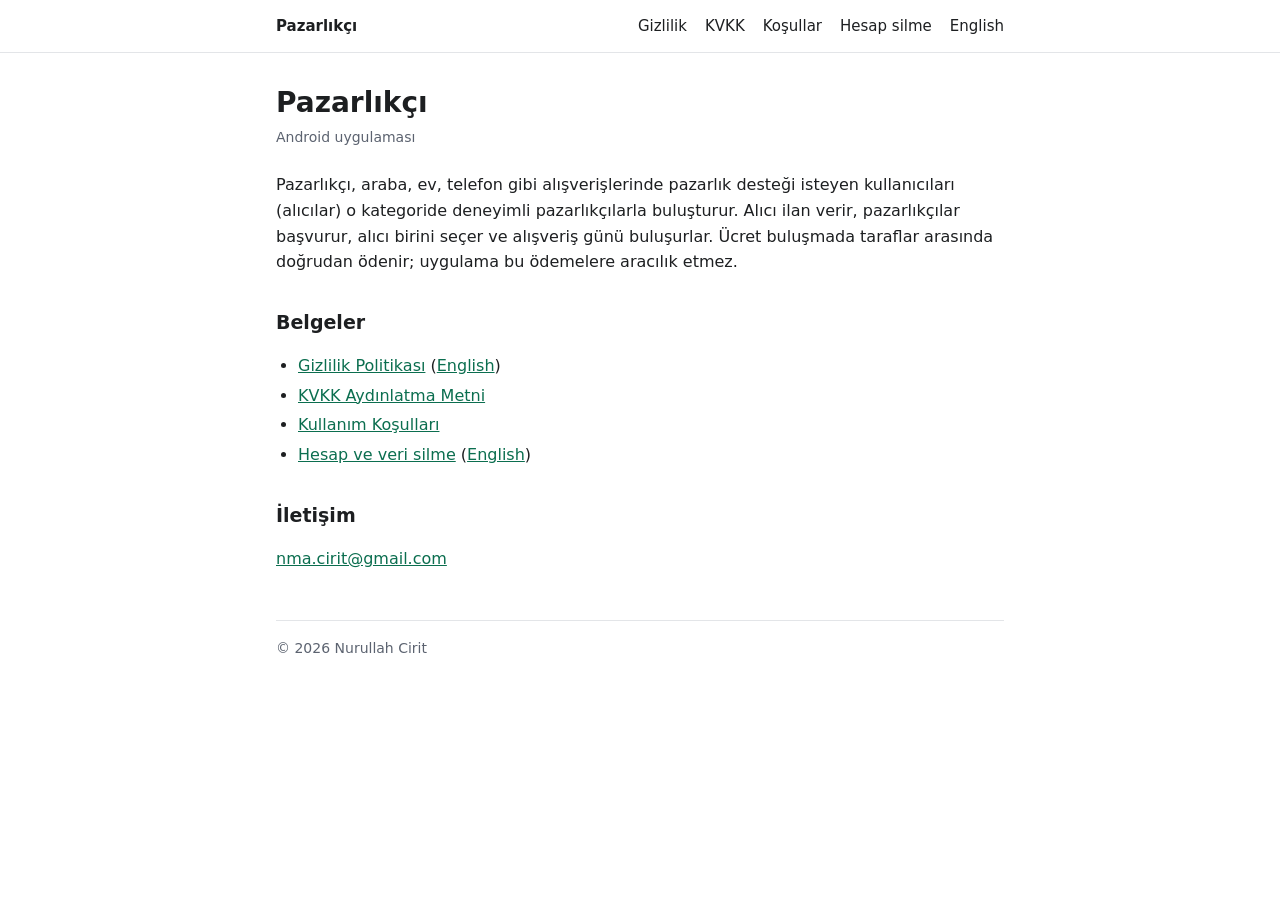
<file: index.html>
<!doctype html>
<html lang="tr">
<head>
<meta charset="utf-8">
<meta name="viewport" content="width=device-width, initial-scale=1">
<title>Pazarlıkçı</title>
<meta name="description" content="Pazarlıkçı: alışverişinde pazarlık desteği isteyen alıcıları deneyimli pazarlıkçılarla buluşturan Android uygulaması.">
<link rel="stylesheet" href="style.css">
</head>
<body>
<header class="site"><nav>
  <a class="brand" href="./">Pazarlıkçı</a>
  <a href="gizlilik.html">Gizlilik</a>
  <a href="kvkk.html">KVKK</a>
  <a href="kosullar.html">Koşullar</a>
  <a href="hesap-silme.html">Hesap silme</a>
  <a href="privacy.html">English</a>
</nav></header>
<main>
<h1>Pazarlıkçı</h1>
<p class="meta">Android uygulaması</p>

<p>Pazarlıkçı, araba, ev, telefon gibi alışverişlerinde pazarlık desteği isteyen kullanıcıları (alıcılar) o kategoride deneyimli pazarlıkçılarla buluşturur. Alıcı ilan verir, pazarlıkçılar başvurur, alıcı birini seçer ve alışveriş günü buluşurlar. Ücret buluşmada taraflar arasında doğrudan ödenir; uygulama bu ödemelere aracılık etmez.</p>

<h2>Belgeler</h2>
<ul>
  <li><a href="gizlilik.html">Gizlilik Politikası</a> (<a href="privacy.html">English</a>)</li>
  <li><a href="kvkk.html">KVKK Aydınlatma Metni</a></li>
  <li><a href="kosullar.html">Kullanım Koşulları</a></li>
  <li><a href="hesap-silme.html">Hesap ve veri silme</a> (<a href="hesap-silme.html#en">English</a>)</li>
</ul>

<h2>İletişim</h2>
<p><a href="mailto:nma.cirit@gmail.com">nma.cirit@gmail.com</a></p>

<footer>© 2026 Nurullah Cirit</footer>
</main>
</body>
</html>
</file>
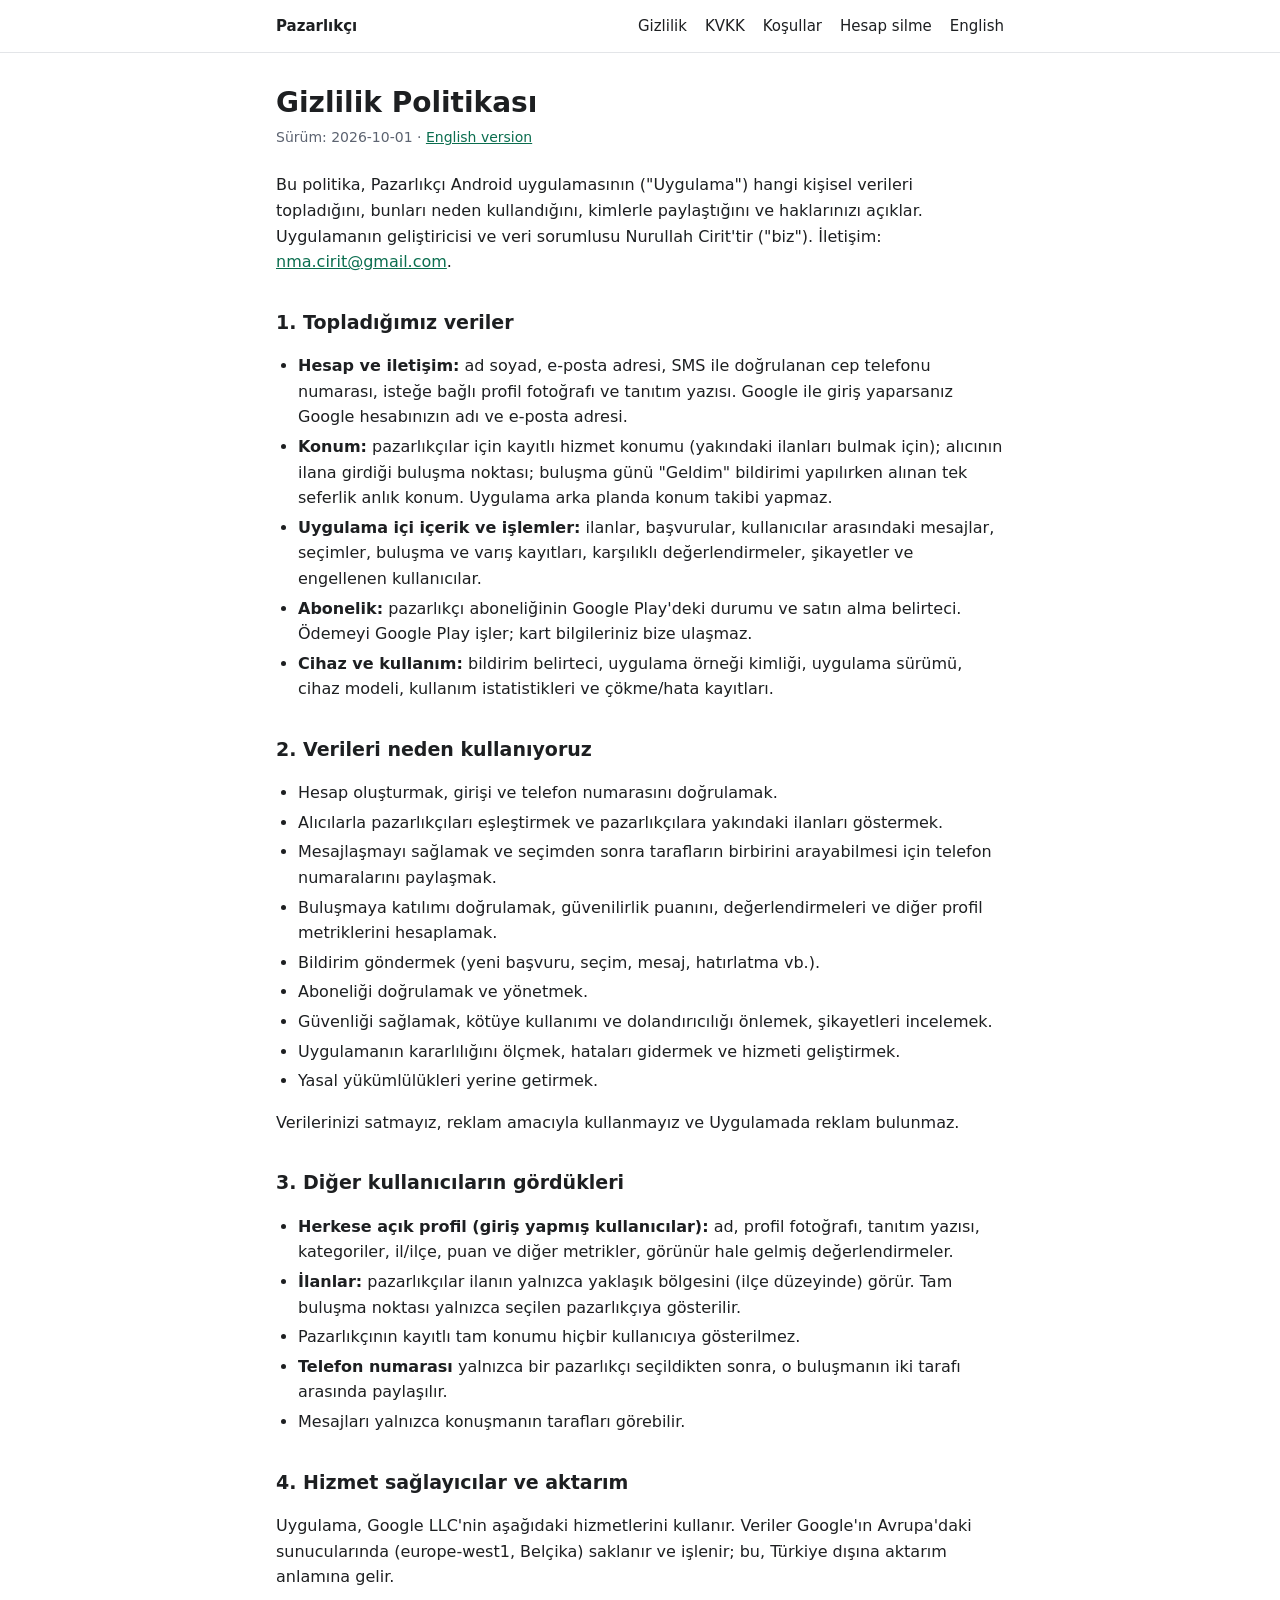
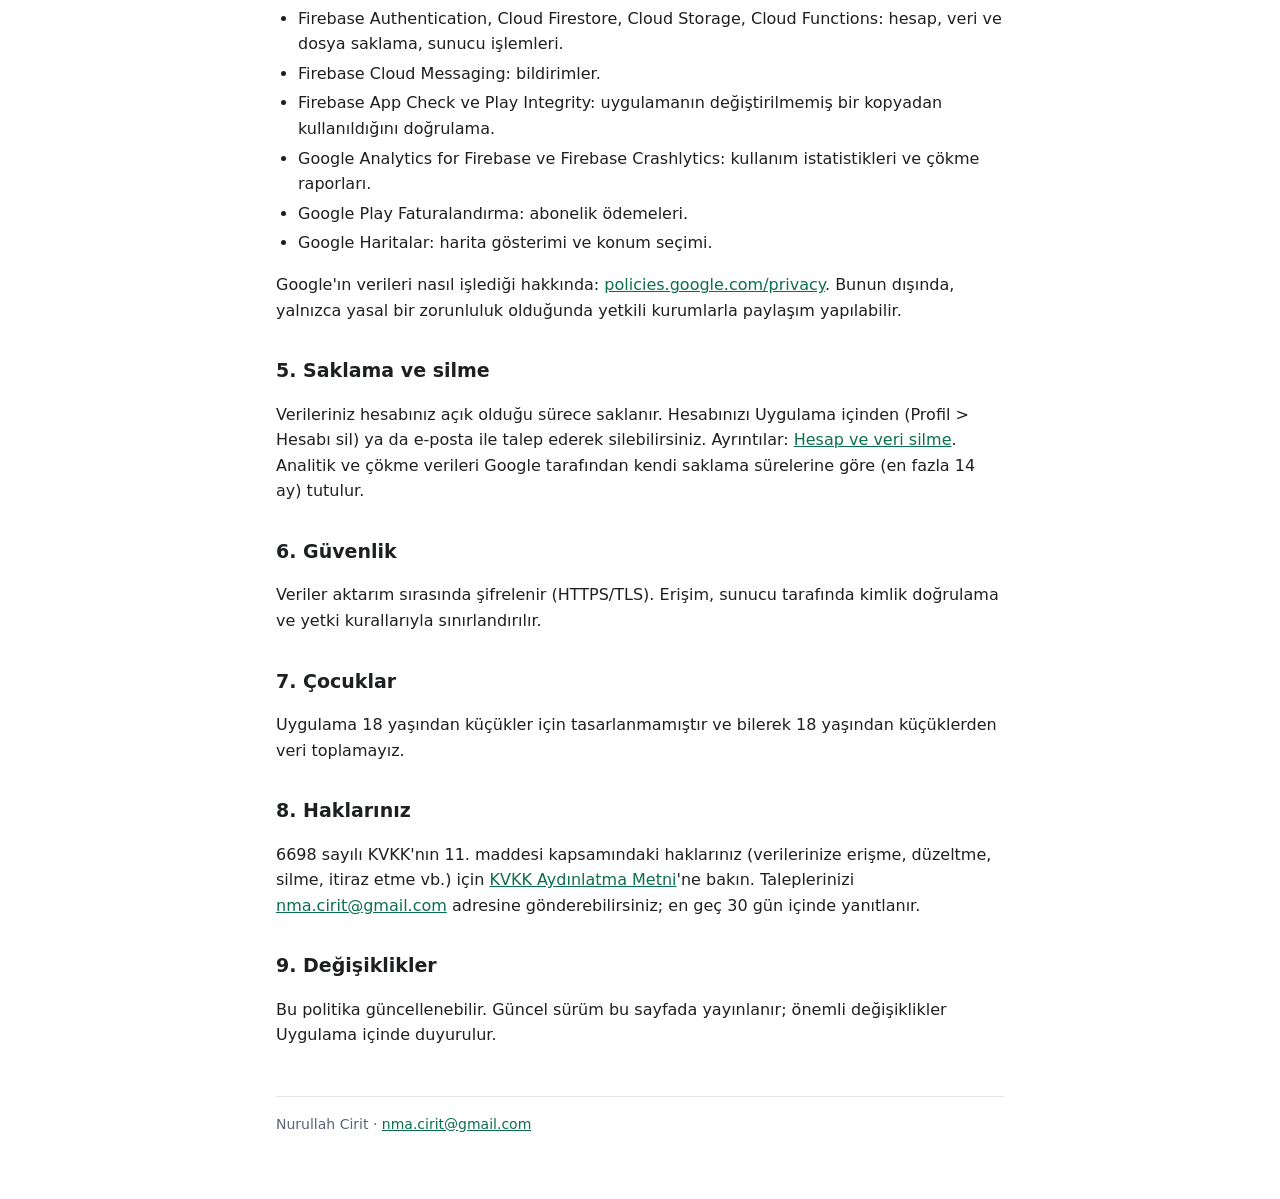
<file: gizlilik.html>
<!doctype html>
<html lang="tr">
<head>
<meta charset="utf-8">
<meta name="viewport" content="width=device-width, initial-scale=1">
<title>Gizlilik Politikası</title>
<meta name="description" content="Pazarlıkçı uygulamasının gizlilik politikası.">
<link rel="stylesheet" href="style.css">
</head>
<body>
<header class="site"><nav>
  <a class="brand" href="./">Pazarlıkçı</a>
  <a href="gizlilik.html">Gizlilik</a>
  <a href="kvkk.html">KVKK</a>
  <a href="kosullar.html">Koşullar</a>
  <a href="hesap-silme.html">Hesap silme</a>
  <a href="privacy.html">English</a>
</nav></header>
<main>
<h1>Gizlilik Politikası</h1>
<p class="meta">Sürüm: 2026-10-01 · <a href="privacy.html">English version</a></p>

<p>Bu politika, Pazarlıkçı Android uygulamasının ("Uygulama") hangi kişisel verileri topladığını, bunları neden kullandığını, kimlerle paylaştığını ve haklarınızı açıklar. Uygulamanın geliştiricisi ve veri sorumlusu Nurullah Cirit'tir ("biz"). İletişim: <a href="mailto:nma.cirit@gmail.com">nma.cirit@gmail.com</a>.</p>

<h2>1. Topladığımız veriler</h2>
<ul>
  <li><strong>Hesap ve iletişim:</strong> ad soyad, e-posta adresi, SMS ile doğrulanan cep telefonu numarası, isteğe bağlı profil fotoğrafı ve tanıtım yazısı. Google ile giriş yaparsanız Google hesabınızın adı ve e-posta adresi.</li>
  <li><strong>Konum:</strong> pazarlıkçılar için kayıtlı hizmet konumu (yakındaki ilanları bulmak için); alıcının ilana girdiği buluşma noktası; buluşma günü "Geldim" bildirimi yapılırken alınan tek seferlik anlık konum. Uygulama arka planda konum takibi yapmaz.</li>
  <li><strong>Uygulama içi içerik ve işlemler:</strong> ilanlar, başvurular, kullanıcılar arasındaki mesajlar, seçimler, buluşma ve varış kayıtları, karşılıklı değerlendirmeler, şikayetler ve engellenen kullanıcılar.</li>
  <li><strong>Abonelik:</strong> pazarlıkçı aboneliğinin Google Play'deki durumu ve satın alma belirteci. Ödemeyi Google Play işler; kart bilgileriniz bize ulaşmaz.</li>
  <li><strong>Cihaz ve kullanım:</strong> bildirim belirteci, uygulama örneği kimliği, uygulama sürümü, cihaz modeli, kullanım istatistikleri ve çökme/hata kayıtları.</li>
</ul>

<h2>2. Verileri neden kullanıyoruz</h2>
<ul>
  <li>Hesap oluşturmak, girişi ve telefon numarasını doğrulamak.</li>
  <li>Alıcılarla pazarlıkçıları eşleştirmek ve pazarlıkçılara yakındaki ilanları göstermek.</li>
  <li>Mesajlaşmayı sağlamak ve seçimden sonra tarafların birbirini arayabilmesi için telefon numaralarını paylaşmak.</li>
  <li>Buluşmaya katılımı doğrulamak, güvenilirlik puanını, değerlendirmeleri ve diğer profil metriklerini hesaplamak.</li>
  <li>Bildirim göndermek (yeni başvuru, seçim, mesaj, hatırlatma vb.).</li>
  <li>Aboneliği doğrulamak ve yönetmek.</li>
  <li>Güvenliği sağlamak, kötüye kullanımı ve dolandırıcılığı önlemek, şikayetleri incelemek.</li>
  <li>Uygulamanın kararlılığını ölçmek, hataları gidermek ve hizmeti geliştirmek.</li>
  <li>Yasal yükümlülükleri yerine getirmek.</li>
</ul>
<p>Verilerinizi satmayız, reklam amacıyla kullanmayız ve Uygulamada reklam bulunmaz.</p>

<h2>3. Diğer kullanıcıların gördükleri</h2>
<ul>
  <li><strong>Herkese açık profil (giriş yapmış kullanıcılar):</strong> ad, profil fotoğrafı, tanıtım yazısı, kategoriler, il/ilçe, puan ve diğer metrikler, görünür hale gelmiş değerlendirmeler.</li>
  <li><strong>İlanlar:</strong> pazarlıkçılar ilanın yalnızca yaklaşık bölgesini (ilçe düzeyinde) görür. Tam buluşma noktası yalnızca seçilen pazarlıkçıya gösterilir.</li>
  <li>Pazarlıkçının kayıtlı tam konumu hiçbir kullanıcıya gösterilmez.</li>
  <li><strong>Telefon numarası</strong> yalnızca bir pazarlıkçı seçildikten sonra, o buluşmanın iki tarafı arasında paylaşılır.</li>
  <li>Mesajları yalnızca konuşmanın tarafları görebilir.</li>
</ul>

<h2>4. Hizmet sağlayıcılar ve aktarım</h2>
<p>Uygulama, Google LLC'nin aşağıdaki hizmetlerini kullanır. Veriler Google'ın Avrupa'daki sunucularında (europe-west1, Belçika) saklanır ve işlenir; bu, Türkiye dışına aktarım anlamına gelir.</p>
<ul>
  <li>Firebase Authentication, Cloud Firestore, Cloud Storage, Cloud Functions: hesap, veri ve dosya saklama, sunucu işlemleri.</li>
  <li>Firebase Cloud Messaging: bildirimler.</li>
  <li>Firebase App Check ve Play Integrity: uygulamanın değiştirilmemiş bir kopyadan kullanıldığını doğrulama.</li>
  <li>Google Analytics for Firebase ve Firebase Crashlytics: kullanım istatistikleri ve çökme raporları.</li>
  <li>Google Play Faturalandırma: abonelik ödemeleri.</li>
  <li>Google Haritalar: harita gösterimi ve konum seçimi.</li>
</ul>
<p>Google'ın verileri nasıl işlediği hakkında: <a href="https://policies.google.com/privacy">policies.google.com/privacy</a>. Bunun dışında, yalnızca yasal bir zorunluluk olduğunda yetkili kurumlarla paylaşım yapılabilir.</p>

<h2>5. Saklama ve silme</h2>
<p>Verileriniz hesabınız açık olduğu sürece saklanır. Hesabınızı Uygulama içinden (Profil &gt; Hesabı sil) ya da e-posta ile talep ederek silebilirsiniz. Ayrıntılar: <a href="hesap-silme.html">Hesap ve veri silme</a>. Analitik ve çökme verileri Google tarafından kendi saklama sürelerine göre (en fazla 14 ay) tutulur.</p>

<h2>6. Güvenlik</h2>
<p>Veriler aktarım sırasında şifrelenir (HTTPS/TLS). Erişim, sunucu tarafında kimlik doğrulama ve yetki kurallarıyla sınırlandırılır.</p>

<h2>7. Çocuklar</h2>
<p>Uygulama 18 yaşından küçükler için tasarlanmamıştır ve bilerek 18 yaşından küçüklerden veri toplamayız.</p>

<h2>8. Haklarınız</h2>
<p>6698 sayılı KVKK'nın 11. maddesi kapsamındaki haklarınız (verilerinize erişme, düzeltme, silme, itiraz etme vb.) için <a href="kvkk.html">KVKK Aydınlatma Metni</a>'ne bakın. Taleplerinizi <a href="mailto:nma.cirit@gmail.com">nma.cirit@gmail.com</a> adresine gönderebilirsiniz; en geç 30 gün içinde yanıtlanır.</p>

<h2>9. Değişiklikler</h2>
<p>Bu politika güncellenebilir. Güncel sürüm bu sayfada yayınlanır; önemli değişiklikler Uygulama içinde duyurulur.</p>

<footer>Nurullah Cirit · <a href="mailto:nma.cirit@gmail.com">nma.cirit@gmail.com</a></footer>
</main>
</body>
</html>
</file>
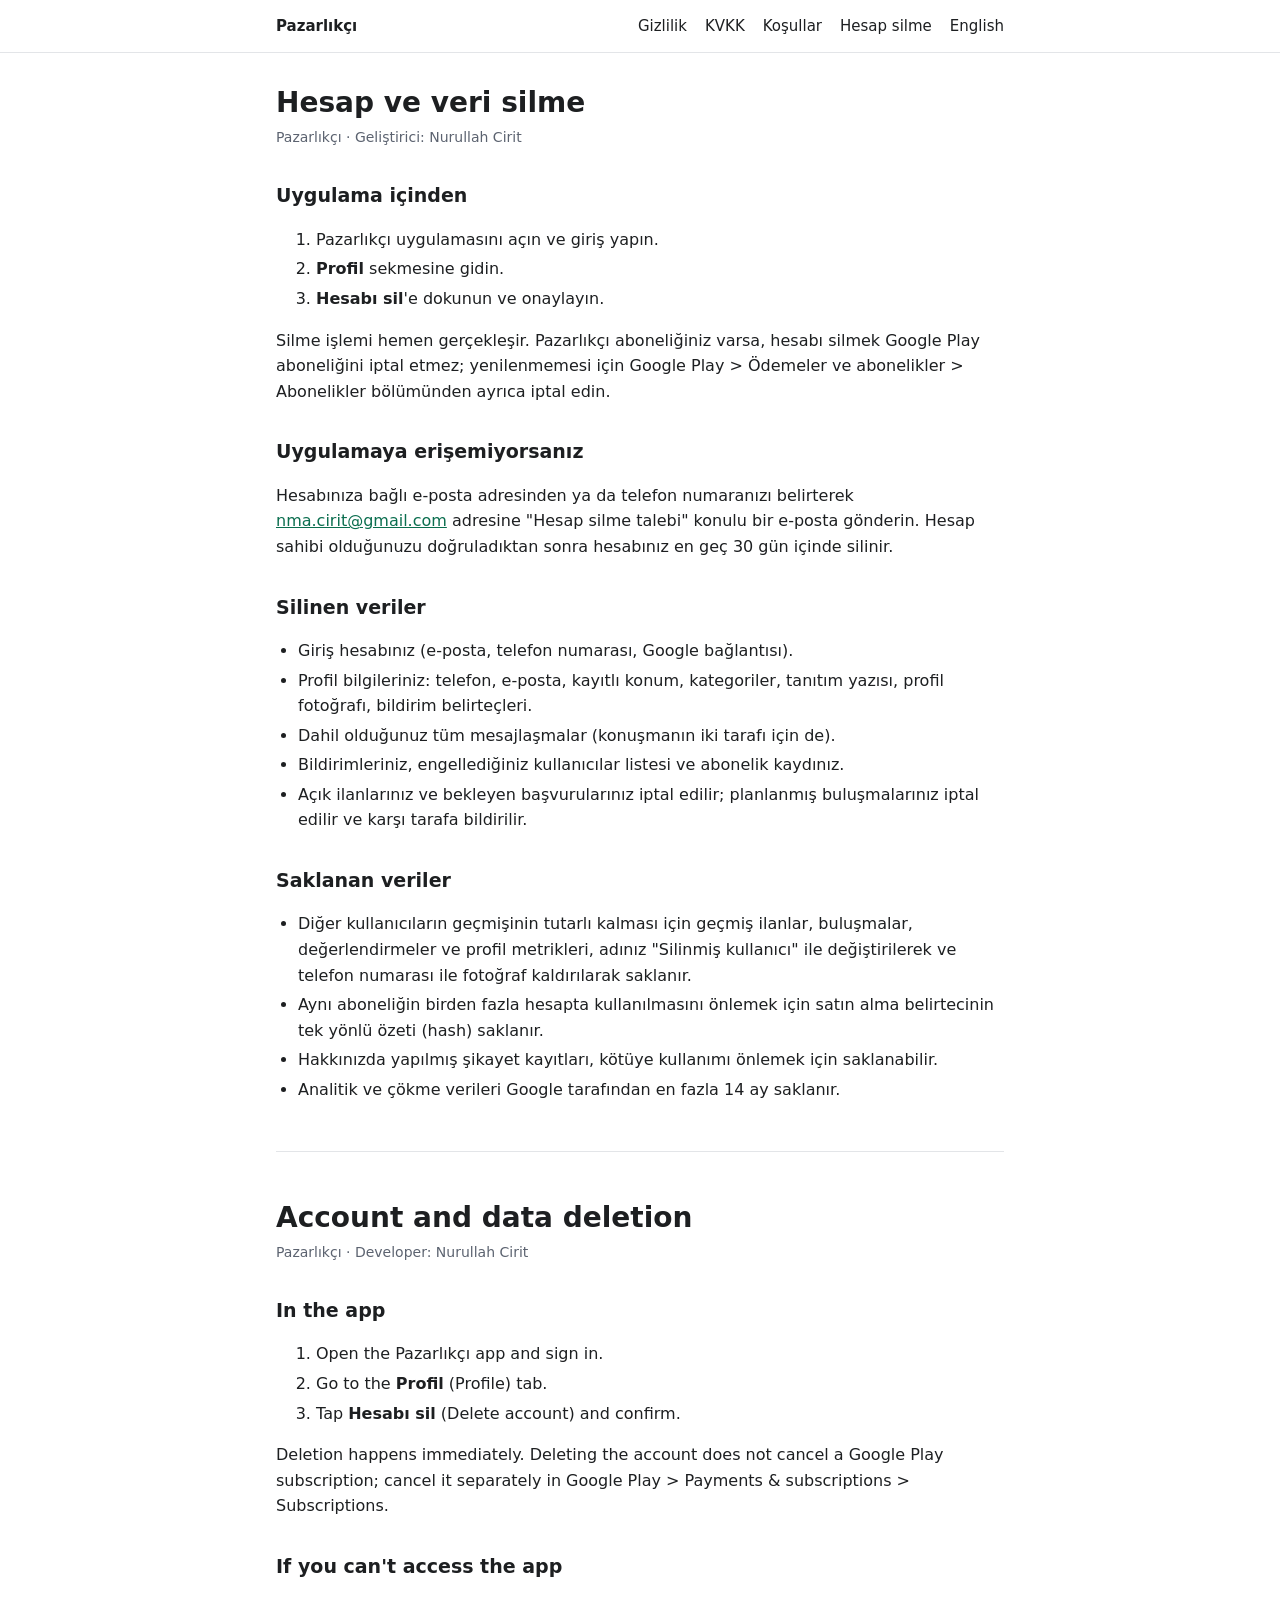
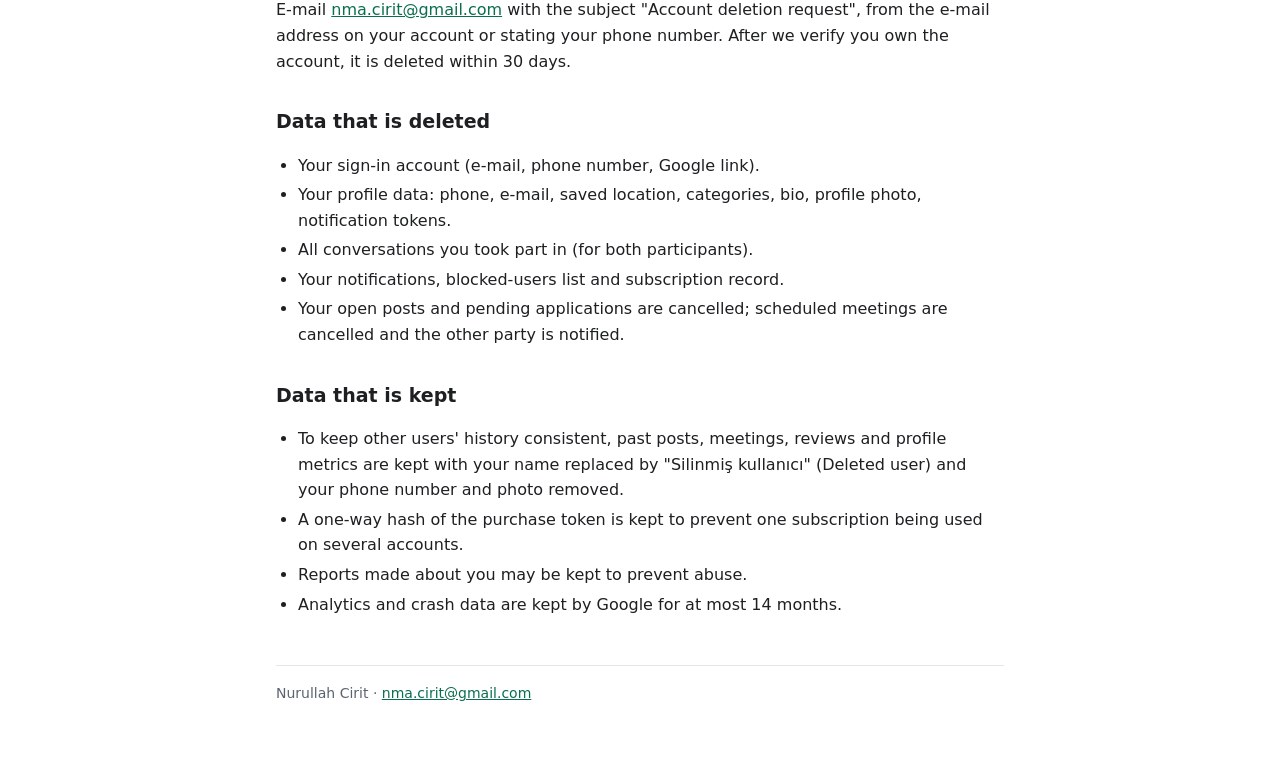
<file: hesap-silme.html>
<!doctype html>
<html lang="tr">
<head>
<meta charset="utf-8">
<meta name="viewport" content="width=device-width, initial-scale=1">
<title>Hesap Silme</title>
<meta name="description" content="Pazarlıkçı hesabınızı ve verilerinizi nasıl silersiniz / How to delete your Pazarlıkçı account and data.">
<link rel="stylesheet" href="style.css">
</head>
<body>
<header class="site"><nav>
  <a class="brand" href="./">Pazarlıkçı</a>
  <a href="gizlilik.html">Gizlilik</a>
  <a href="kvkk.html">KVKK</a>
  <a href="kosullar.html">Koşullar</a>
  <a href="hesap-silme.html">Hesap silme</a>
  <a href="#en">English</a>
</nav></header>
<main>
<h1>Hesap ve veri silme</h1>
<p class="meta">Pazarlıkçı · Geliştirici: Nurullah Cirit</p>

<h2>Uygulama içinden</h2>
<ol>
  <li>Pazarlıkçı uygulamasını açın ve giriş yapın.</li>
  <li><strong>Profil</strong> sekmesine gidin.</li>
  <li><strong>Hesabı sil</strong>'e dokunun ve onaylayın.</li>
</ol>
<p>Silme işlemi hemen gerçekleşir. Pazarlıkçı aboneliğiniz varsa, hesabı silmek Google Play aboneliğini iptal etmez; yenilenmemesi için Google Play &gt; Ödemeler ve abonelikler &gt; Abonelikler bölümünden ayrıca iptal edin.</p>

<h2>Uygulamaya erişemiyorsanız</h2>
<p>Hesabınıza bağlı e-posta adresinden ya da telefon numaranızı belirterek <a href="mailto:nma.cirit@gmail.com?subject=Hesap%20silme%20talebi">nma.cirit@gmail.com</a> adresine "Hesap silme talebi" konulu bir e-posta gönderin. Hesap sahibi olduğunuzu doğruladıktan sonra hesabınız en geç 30 gün içinde silinir.</p>

<h2>Silinen veriler</h2>
<ul>
  <li>Giriş hesabınız (e-posta, telefon numarası, Google bağlantısı).</li>
  <li>Profil bilgileriniz: telefon, e-posta, kayıtlı konum, kategoriler, tanıtım yazısı, profil fotoğrafı, bildirim belirteçleri.</li>
  <li>Dahil olduğunuz tüm mesajlaşmalar (konuşmanın iki tarafı için de).</li>
  <li>Bildirimleriniz, engellediğiniz kullanıcılar listesi ve abonelik kaydınız.</li>
  <li>Açık ilanlarınız ve bekleyen başvurularınız iptal edilir; planlanmış buluşmalarınız iptal edilir ve karşı tarafa bildirilir.</li>
</ul>

<h2>Saklanan veriler</h2>
<ul>
  <li>Diğer kullanıcıların geçmişinin tutarlı kalması için geçmiş ilanlar, buluşmalar, değerlendirmeler ve profil metrikleri, adınız "Silinmiş kullanıcı" ile değiştirilerek ve telefon numarası ile fotoğraf kaldırılarak saklanır.</li>
  <li>Aynı aboneliğin birden fazla hesapta kullanılmasını önlemek için satın alma belirtecinin tek yönlü özeti (hash) saklanır.</li>
  <li>Hakkınızda yapılmış şikayet kayıtları, kötüye kullanımı önlemek için saklanabilir.</li>
  <li>Analitik ve çökme verileri Google tarafından en fazla 14 ay saklanır.</li>
</ul>

<hr id="en" style="margin:48px 0;border:0;border-top:1px solid var(--line)">

<h1 lang="en">Account and data deletion</h1>
<p class="meta" lang="en">Pazarlıkçı · Developer: Nurullah Cirit</p>
<div lang="en">
<h2>In the app</h2>
<ol>
  <li>Open the Pazarlıkçı app and sign in.</li>
  <li>Go to the <strong>Profil</strong> (Profile) tab.</li>
  <li>Tap <strong>Hesabı sil</strong> (Delete account) and confirm.</li>
</ol>
<p>Deletion happens immediately. Deleting the account does not cancel a Google Play subscription; cancel it separately in Google Play &gt; Payments &amp; subscriptions &gt; Subscriptions.</p>

<h2>If you can't access the app</h2>
<p>E-mail <a href="mailto:nma.cirit@gmail.com?subject=Account%20deletion%20request">nma.cirit@gmail.com</a> with the subject "Account deletion request", from the e-mail address on your account or stating your phone number. After we verify you own the account, it is deleted within 30 days.</p>

<h2>Data that is deleted</h2>
<ul>
  <li>Your sign-in account (e-mail, phone number, Google link).</li>
  <li>Your profile data: phone, e-mail, saved location, categories, bio, profile photo, notification tokens.</li>
  <li>All conversations you took part in (for both participants).</li>
  <li>Your notifications, blocked-users list and subscription record.</li>
  <li>Your open posts and pending applications are cancelled; scheduled meetings are cancelled and the other party is notified.</li>
</ul>

<h2>Data that is kept</h2>
<ul>
  <li>To keep other users' history consistent, past posts, meetings, reviews and profile metrics are kept with your name replaced by "Silinmiş kullanıcı" (Deleted user) and your phone number and photo removed.</li>
  <li>A one-way hash of the purchase token is kept to prevent one subscription being used on several accounts.</li>
  <li>Reports made about you may be kept to prevent abuse.</li>
  <li>Analytics and crash data are kept by Google for at most 14 months.</li>
</ul>
</div>

<footer>Nurullah Cirit · <a href="mailto:nma.cirit@gmail.com">nma.cirit@gmail.com</a></footer>
</main>
</body>
</html>
</file>
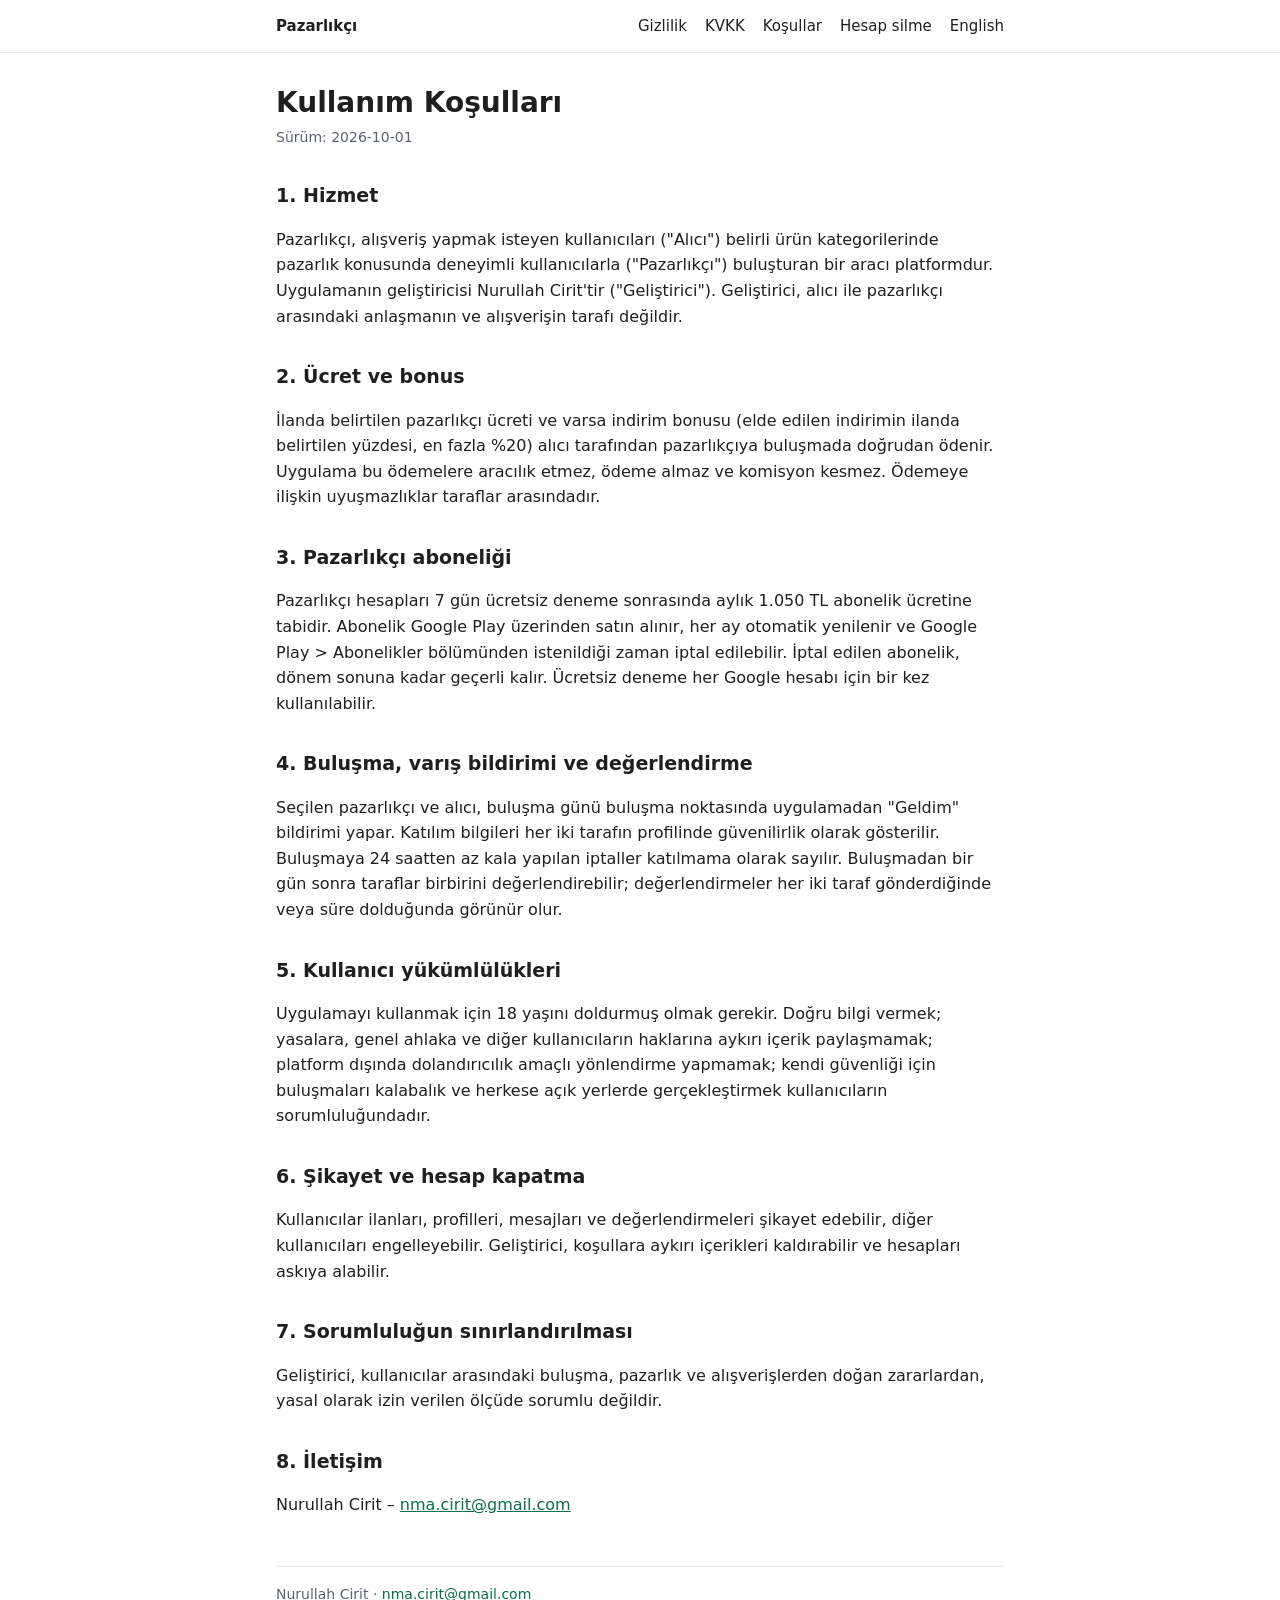
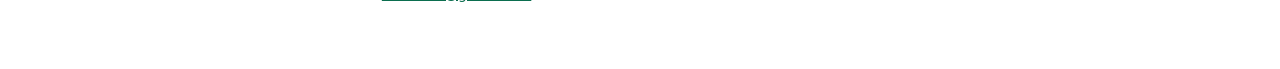
<file: kosullar.html>
<!doctype html>
<html lang="tr">
<head>
<meta charset="utf-8">
<meta name="viewport" content="width=device-width, initial-scale=1">
<title>Kullanım Koşulları</title>
<meta name="description" content="Pazarlıkçı uygulaması kullanım koşulları.">
<link rel="stylesheet" href="style.css">
</head>
<body>
<header class="site"><nav>
  <a class="brand" href="./">Pazarlıkçı</a>
  <a href="gizlilik.html">Gizlilik</a>
  <a href="kvkk.html">KVKK</a>
  <a href="kosullar.html">Koşullar</a>
  <a href="hesap-silme.html">Hesap silme</a>
  <a href="privacy.html">English</a>
</nav></header>
<main>
<h1>Kullanım Koşulları</h1>
<p class="meta">Sürüm: 2026-10-01</p>

<h2>1. Hizmet</h2>
<p>Pazarlıkçı, alışveriş yapmak isteyen kullanıcıları ("Alıcı") belirli ürün kategorilerinde pazarlık konusunda deneyimli kullanıcılarla ("Pazarlıkçı") buluşturan bir aracı platformdur. Uygulamanın geliştiricisi Nurullah Cirit'tir ("Geliştirici"). Geliştirici, alıcı ile pazarlıkçı arasındaki anlaşmanın ve alışverişin tarafı değildir.</p>
<h2>2. Ücret ve bonus</h2>
<p>İlanda belirtilen pazarlıkçı ücreti ve varsa indirim bonusu (elde edilen indirimin ilanda belirtilen yüzdesi, en fazla %20) alıcı tarafından pazarlıkçıya buluşmada doğrudan ödenir. Uygulama bu ödemelere aracılık etmez, ödeme almaz ve komisyon kesmez. Ödemeye ilişkin uyuşmazlıklar taraflar arasındadır.</p>
<h2>3. Pazarlıkçı aboneliği</h2>
<p>Pazarlıkçı hesapları 7 gün ücretsiz deneme sonrasında aylık 1.050 TL abonelik ücretine tabidir. Abonelik Google Play üzerinden satın alınır, her ay otomatik yenilenir ve Google Play &gt; Abonelikler bölümünden istenildiği zaman iptal edilebilir. İptal edilen abonelik, dönem sonuna kadar geçerli kalır. Ücretsiz deneme her Google hesabı için bir kez kullanılabilir.</p>
<h2>4. Buluşma, varış bildirimi ve değerlendirme</h2>
<p>Seçilen pazarlıkçı ve alıcı, buluşma günü buluşma noktasında uygulamadan "Geldim" bildirimi yapar. Katılım bilgileri her iki tarafın profilinde güvenilirlik olarak gösterilir. Buluşmaya 24 saatten az kala yapılan iptaller katılmama olarak sayılır. Buluşmadan bir gün sonra taraflar birbirini değerlendirebilir; değerlendirmeler her iki taraf gönderdiğinde veya süre dolduğunda görünür olur.</p>
<h2>5. Kullanıcı yükümlülükleri</h2>
<p>Uygulamayı kullanmak için 18 yaşını doldurmuş olmak gerekir. Doğru bilgi vermek; yasalara, genel ahlaka ve diğer kullanıcıların haklarına aykırı içerik paylaşmamak; platform dışında dolandırıcılık amaçlı yönlendirme yapmamak; kendi güvenliği için buluşmaları kalabalık ve herkese açık yerlerde gerçekleştirmek kullanıcıların sorumluluğundadır.</p>
<h2>6. Şikayet ve hesap kapatma</h2>
<p>Kullanıcılar ilanları, profilleri, mesajları ve değerlendirmeleri şikayet edebilir, diğer kullanıcıları engelleyebilir. Geliştirici, koşullara aykırı içerikleri kaldırabilir ve hesapları askıya alabilir.</p>
<h2>7. Sorumluluğun sınırlandırılması</h2>
<p>Geliştirici, kullanıcılar arasındaki buluşma, pazarlık ve alışverişlerden doğan zararlardan, yasal olarak izin verilen ölçüde sorumlu değildir.</p>
<h2>8. İletişim</h2>
<p>Nurullah Cirit – <a href="mailto:nma.cirit@gmail.com">nma.cirit@gmail.com</a></p>

<footer>Nurullah Cirit · <a href="mailto:nma.cirit@gmail.com">nma.cirit@gmail.com</a></footer>
</main>
</body>
</html>
</file>
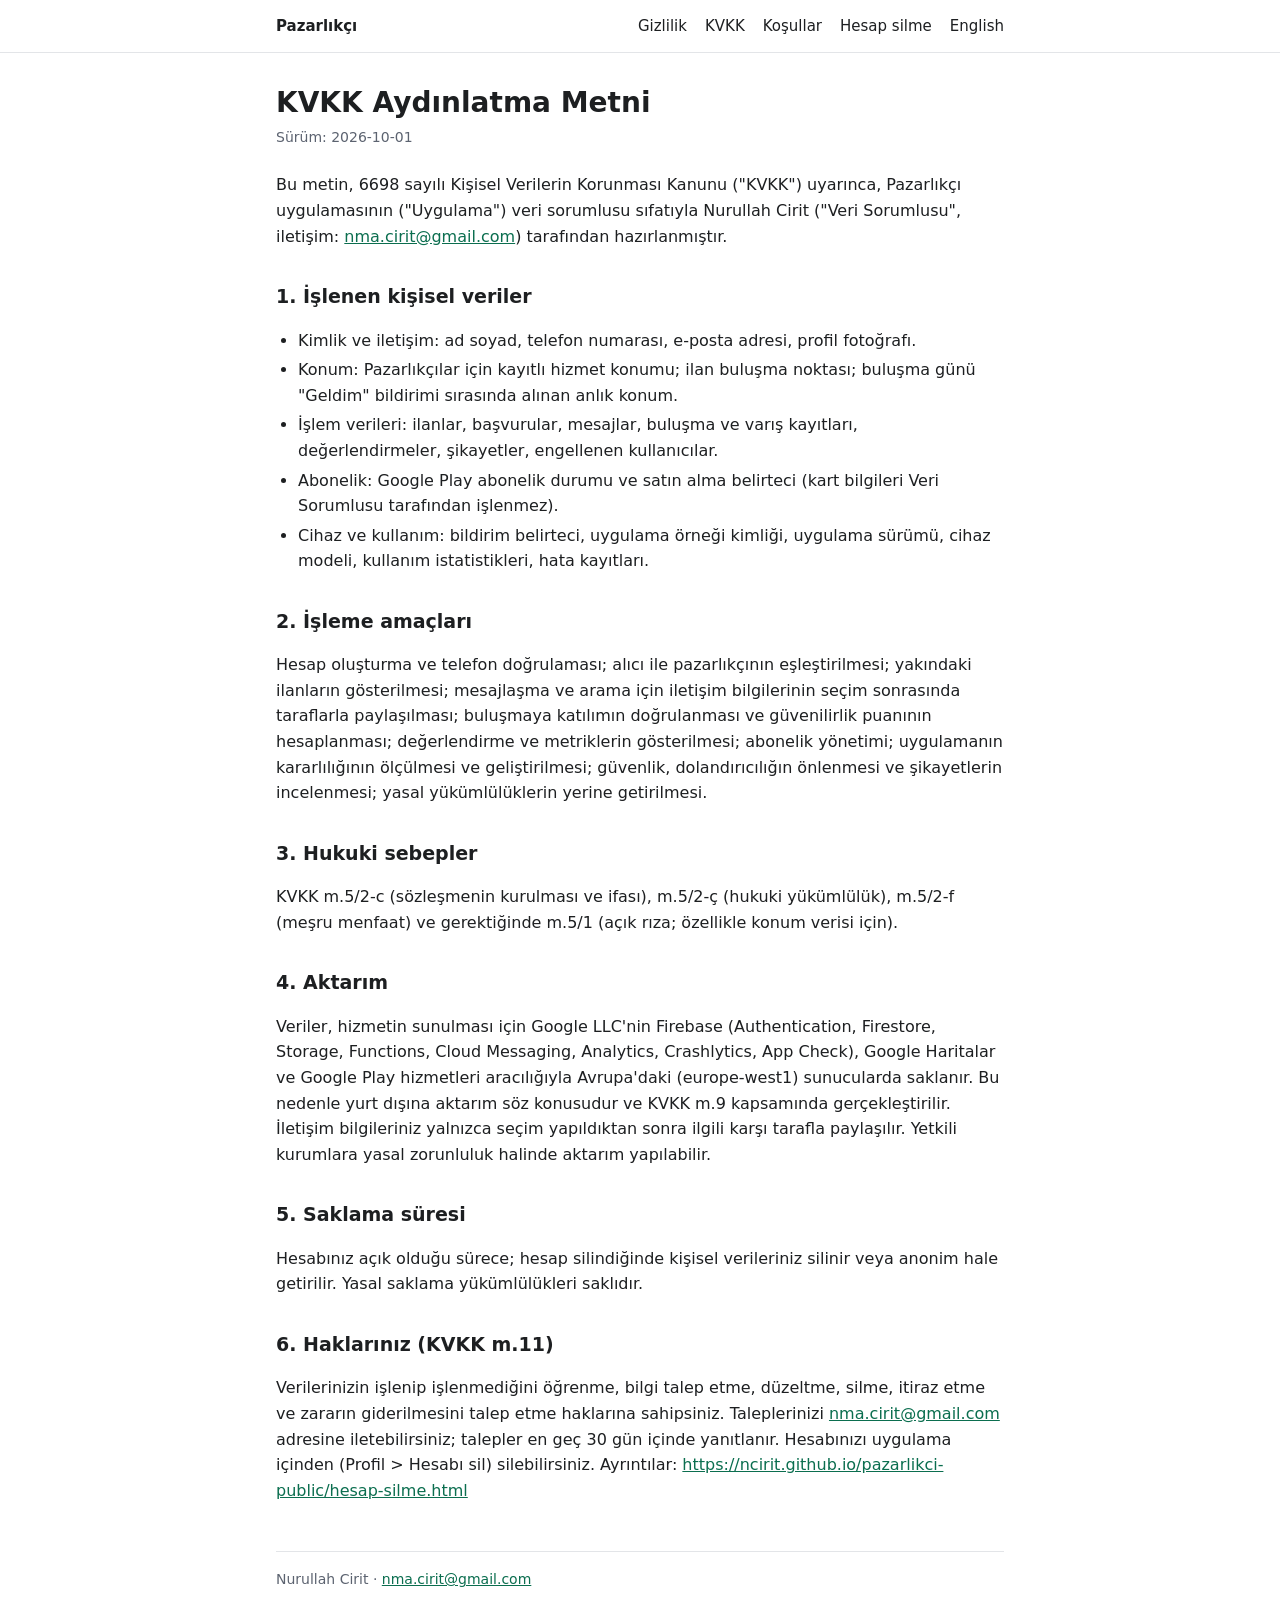
<file: kvkk.html>
<!doctype html>
<html lang="tr">
<head>
<meta charset="utf-8">
<meta name="viewport" content="width=device-width, initial-scale=1">
<title>KVKK Aydınlatma Metni</title>
<meta name="description" content="Pazarlıkçı uygulaması KVKK aydınlatma metni.">
<link rel="stylesheet" href="style.css">
</head>
<body>
<header class="site"><nav>
  <a class="brand" href="./">Pazarlıkçı</a>
  <a href="gizlilik.html">Gizlilik</a>
  <a href="kvkk.html">KVKK</a>
  <a href="kosullar.html">Koşullar</a>
  <a href="hesap-silme.html">Hesap silme</a>
  <a href="privacy.html">English</a>
</nav></header>
<main>
<h1>KVKK Aydınlatma Metni</h1>
<p class="meta">Sürüm: 2026-10-01</p>

<p>Bu metin, 6698 sayılı Kişisel Verilerin Korunması Kanunu ("KVKK") uyarınca, Pazarlıkçı uygulamasının ("Uygulama") veri sorumlusu sıfatıyla Nurullah Cirit ("Veri Sorumlusu", iletişim: <a href="mailto:nma.cirit@gmail.com">nma.cirit@gmail.com</a>) tarafından hazırlanmıştır.</p>
<h2>1. İşlenen kişisel veriler</h2>
<ul>
  <li>Kimlik ve iletişim: ad soyad, telefon numarası, e-posta adresi, profil fotoğrafı.</li>
  <li>Konum: Pazarlıkçılar için kayıtlı hizmet konumu; ilan buluşma noktası; buluşma günü "Geldim" bildirimi sırasında alınan anlık konum.</li>
  <li>İşlem verileri: ilanlar, başvurular, mesajlar, buluşma ve varış kayıtları, değerlendirmeler, şikayetler, engellenen kullanıcılar.</li>
  <li>Abonelik: Google Play abonelik durumu ve satın alma belirteci (kart bilgileri Veri Sorumlusu tarafından işlenmez).</li>
  <li>Cihaz ve kullanım: bildirim belirteci, uygulama örneği kimliği, uygulama sürümü, cihaz modeli, kullanım istatistikleri, hata kayıtları.</li>
</ul>
<h2>2. İşleme amaçları</h2>
<p>Hesap oluşturma ve telefon doğrulaması; alıcı ile pazarlıkçının eşleştirilmesi; yakındaki ilanların gösterilmesi; mesajlaşma ve arama için iletişim bilgilerinin seçim sonrasında taraflarla paylaşılması; buluşmaya katılımın doğrulanması ve güvenilirlik puanının hesaplanması; değerlendirme ve metriklerin gösterilmesi; abonelik yönetimi; uygulamanın kararlılığının ölçülmesi ve geliştirilmesi; güvenlik, dolandırıcılığın önlenmesi ve şikayetlerin incelenmesi; yasal yükümlülüklerin yerine getirilmesi.</p>
<h2>3. Hukuki sebepler</h2>
<p>KVKK m.5/2-c (sözleşmenin kurulması ve ifası), m.5/2-ç (hukuki yükümlülük), m.5/2-f (meşru menfaat) ve gerektiğinde m.5/1 (açık rıza; özellikle konum verisi için).</p>
<h2>4. Aktarım</h2>
<p>Veriler, hizmetin sunulması için Google LLC'nin Firebase (Authentication, Firestore, Storage, Functions, Cloud Messaging, Analytics, Crashlytics, App Check), Google Haritalar ve Google Play hizmetleri aracılığıyla Avrupa'daki (europe-west1) sunucularda saklanır. Bu nedenle yurt dışına aktarım söz konusudur ve KVKK m.9 kapsamında gerçekleştirilir. İletişim bilgileriniz yalnızca seçim yapıldıktan sonra ilgili karşı tarafla paylaşılır. Yetkili kurumlara yasal zorunluluk halinde aktarım yapılabilir.</p>
<h2>5. Saklama süresi</h2>
<p>Hesabınız açık olduğu sürece; hesap silindiğinde kişisel verileriniz silinir veya anonim hale getirilir. Yasal saklama yükümlülükleri saklıdır.</p>
<h2>6. Haklarınız (KVKK m.11)</h2>
<p>Verilerinizin işlenip işlenmediğini öğrenme, bilgi talep etme, düzeltme, silme, itiraz etme ve zararın giderilmesini talep etme haklarına sahipsiniz. Taleplerinizi <a href="mailto:nma.cirit@gmail.com">nma.cirit@gmail.com</a> adresine iletebilirsiniz; talepler en geç 30 gün içinde yanıtlanır. Hesabınızı uygulama içinden (Profil &gt; Hesabı sil) silebilirsiniz. Ayrıntılar: <a href="https://ncirit.github.io/pazarlikci-public/hesap-silme.html">https://ncirit.github.io/pazarlikci-public/hesap-silme.html</a></p>

<footer>Nurullah Cirit · <a href="mailto:nma.cirit@gmail.com">nma.cirit@gmail.com</a></footer>
</main>
</body>
</html>
</file>
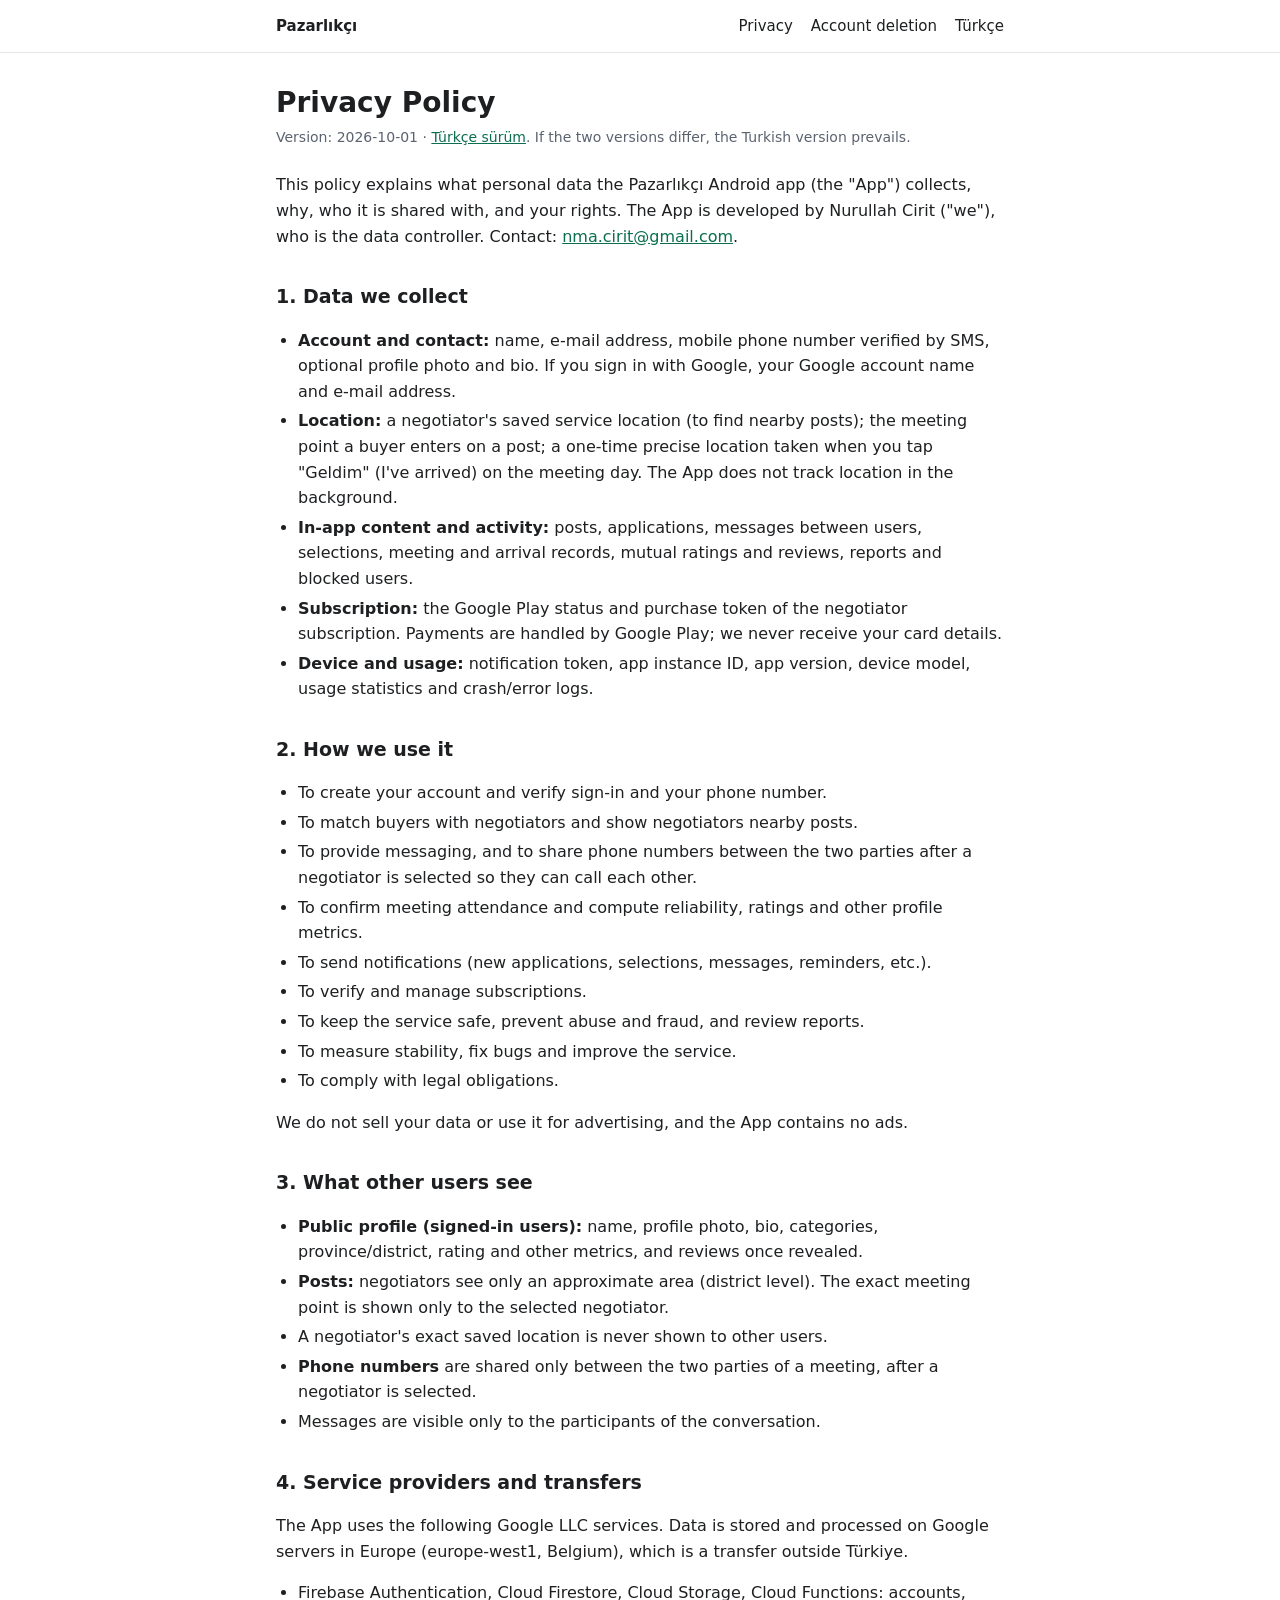
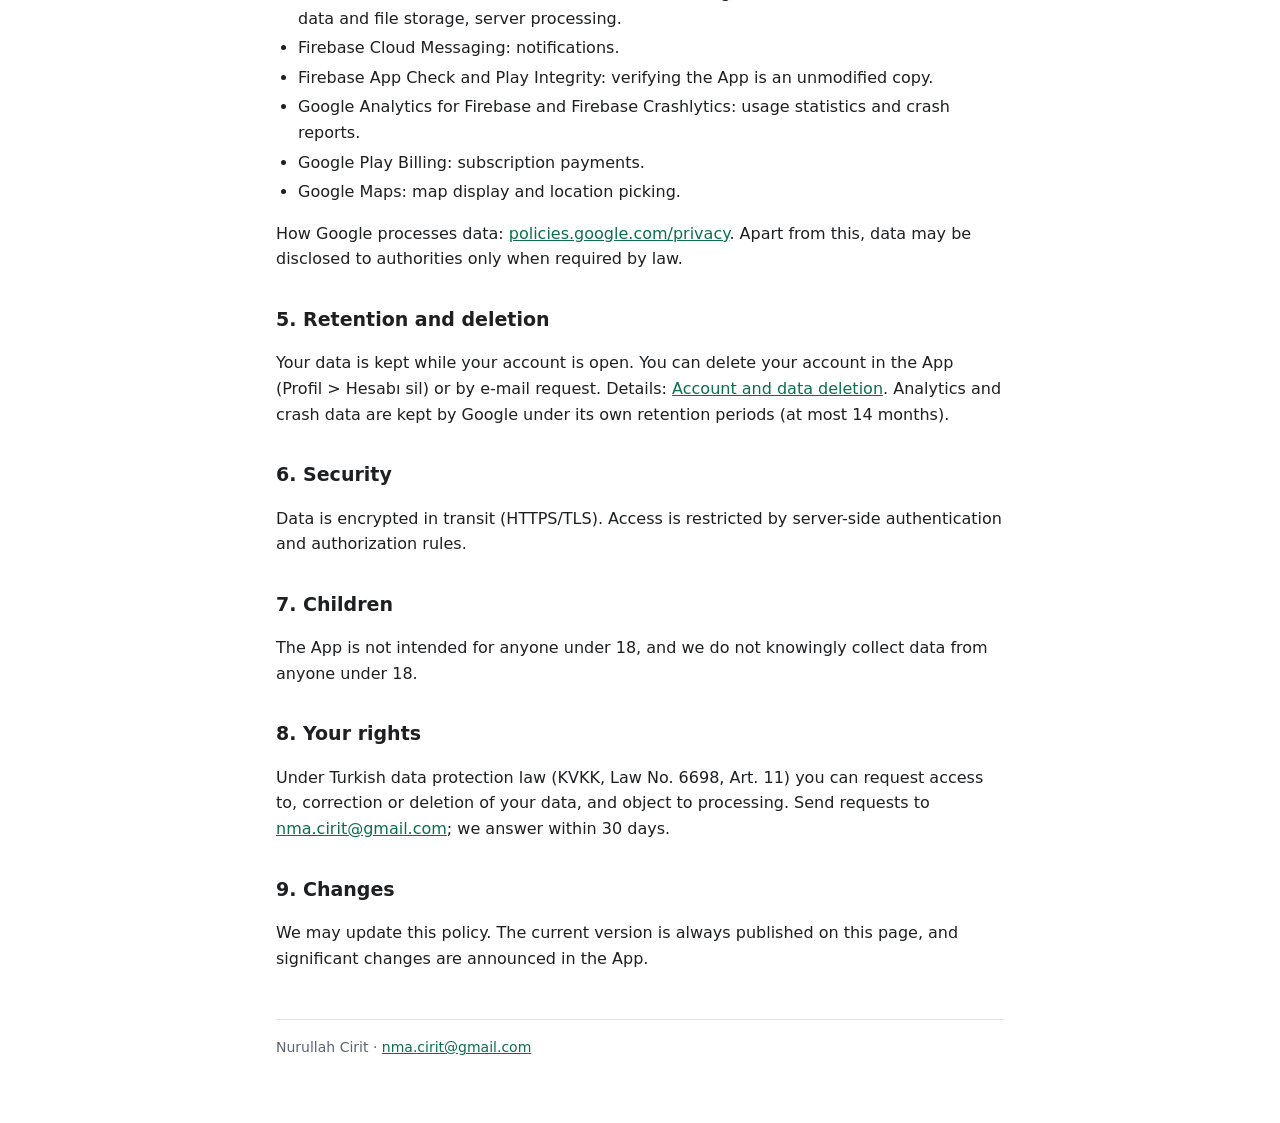
<file: privacy.html>
<!doctype html>
<html lang="en">
<head>
<meta charset="utf-8">
<meta name="viewport" content="width=device-width, initial-scale=1">
<title>Privacy Policy</title>
<meta name="description" content="Privacy policy of the Pazarlıkçı app.">
<link rel="stylesheet" href="style.css">
</head>
<body>
<header class="site"><nav>
  <a class="brand" href="./">Pazarlıkçı</a>
  <a href="privacy.html">Privacy</a>
  <a href="hesap-silme.html#en">Account deletion</a>
  <a href="gizlilik.html">Türkçe</a>
</nav></header>
<main>
<h1>Privacy Policy</h1>
<p class="meta">Version: 2026-10-01 · <a href="gizlilik.html">Türkçe sürüm</a>. If the two versions differ, the Turkish version prevails.</p>

<p>This policy explains what personal data the Pazarlıkçı Android app (the "App") collects, why, who it is shared with, and your rights. The App is developed by Nurullah Cirit ("we"), who is the data controller. Contact: <a href="mailto:nma.cirit@gmail.com">nma.cirit@gmail.com</a>.</p>

<h2>1. Data we collect</h2>
<ul>
  <li><strong>Account and contact:</strong> name, e-mail address, mobile phone number verified by SMS, optional profile photo and bio. If you sign in with Google, your Google account name and e-mail address.</li>
  <li><strong>Location:</strong> a negotiator's saved service location (to find nearby posts); the meeting point a buyer enters on a post; a one-time precise location taken when you tap "Geldim" (I've arrived) on the meeting day. The App does not track location in the background.</li>
  <li><strong>In-app content and activity:</strong> posts, applications, messages between users, selections, meeting and arrival records, mutual ratings and reviews, reports and blocked users.</li>
  <li><strong>Subscription:</strong> the Google Play status and purchase token of the negotiator subscription. Payments are handled by Google Play; we never receive your card details.</li>
  <li><strong>Device and usage:</strong> notification token, app instance ID, app version, device model, usage statistics and crash/error logs.</li>
</ul>

<h2>2. How we use it</h2>
<ul>
  <li>To create your account and verify sign-in and your phone number.</li>
  <li>To match buyers with negotiators and show negotiators nearby posts.</li>
  <li>To provide messaging, and to share phone numbers between the two parties after a negotiator is selected so they can call each other.</li>
  <li>To confirm meeting attendance and compute reliability, ratings and other profile metrics.</li>
  <li>To send notifications (new applications, selections, messages, reminders, etc.).</li>
  <li>To verify and manage subscriptions.</li>
  <li>To keep the service safe, prevent abuse and fraud, and review reports.</li>
  <li>To measure stability, fix bugs and improve the service.</li>
  <li>To comply with legal obligations.</li>
</ul>
<p>We do not sell your data or use it for advertising, and the App contains no ads.</p>

<h2>3. What other users see</h2>
<ul>
  <li><strong>Public profile (signed-in users):</strong> name, profile photo, bio, categories, province/district, rating and other metrics, and reviews once revealed.</li>
  <li><strong>Posts:</strong> negotiators see only an approximate area (district level). The exact meeting point is shown only to the selected negotiator.</li>
  <li>A negotiator's exact saved location is never shown to other users.</li>
  <li><strong>Phone numbers</strong> are shared only between the two parties of a meeting, after a negotiator is selected.</li>
  <li>Messages are visible only to the participants of the conversation.</li>
</ul>

<h2>4. Service providers and transfers</h2>
<p>The App uses the following Google LLC services. Data is stored and processed on Google servers in Europe (europe-west1, Belgium), which is a transfer outside Türkiye.</p>
<ul>
  <li>Firebase Authentication, Cloud Firestore, Cloud Storage, Cloud Functions: accounts, data and file storage, server processing.</li>
  <li>Firebase Cloud Messaging: notifications.</li>
  <li>Firebase App Check and Play Integrity: verifying the App is an unmodified copy.</li>
  <li>Google Analytics for Firebase and Firebase Crashlytics: usage statistics and crash reports.</li>
  <li>Google Play Billing: subscription payments.</li>
  <li>Google Maps: map display and location picking.</li>
</ul>
<p>How Google processes data: <a href="https://policies.google.com/privacy">policies.google.com/privacy</a>. Apart from this, data may be disclosed to authorities only when required by law.</p>

<h2>5. Retention and deletion</h2>
<p>Your data is kept while your account is open. You can delete your account in the App (Profil &gt; Hesabı sil) or by e-mail request. Details: <a href="hesap-silme.html#en">Account and data deletion</a>. Analytics and crash data are kept by Google under its own retention periods (at most 14 months).</p>

<h2>6. Security</h2>
<p>Data is encrypted in transit (HTTPS/TLS). Access is restricted by server-side authentication and authorization rules.</p>

<h2>7. Children</h2>
<p>The App is not intended for anyone under 18, and we do not knowingly collect data from anyone under 18.</p>

<h2>8. Your rights</h2>
<p>Under Turkish data protection law (KVKK, Law No. 6698, Art. 11) you can request access to, correction or deletion of your data, and object to processing. Send requests to <a href="mailto:nma.cirit@gmail.com">nma.cirit@gmail.com</a>; we answer within 30 days.</p>

<h2>9. Changes</h2>
<p>We may update this policy. The current version is always published on this page, and significant changes are announced in the App.</p>

<footer>Nurullah Cirit · <a href="mailto:nma.cirit@gmail.com">nma.cirit@gmail.com</a></footer>
</main>
</body>
</html>
</file>
<file: style.css>
:root {
  --bg: #ffffff;
  --fg: #1d1f21;
  --muted: #5c6370;
  --line: #e3e5e8;
  --accent: #0b6e4f;
}
@media (prefers-color-scheme: dark) {
  :root {
    --bg: #15171a;
    --fg: #e6e7e9;
    --muted: #9aa0a8;
    --line: #2b2f34;
    --accent: #4fc39a;
  }
}
* { box-sizing: border-box; }
body {
  margin: 0;
  background: var(--bg);
  color: var(--fg);
  font: 16px/1.6 system-ui, -apple-system, "Segoe UI", Roboto, sans-serif;
}
main { max-width: 760px; margin: 0 auto; padding: 32px 16px 64px; }
header.site { border-bottom: 1px solid var(--line); }
header.site nav { max-width: 760px; margin: 0 auto; padding: 14px 16px; display: flex; flex-wrap: wrap; gap: 6px 18px; }
header.site a { color: var(--fg); text-decoration: none; font-size: 15px; }
header.site a.brand { font-weight: 700; margin-right: auto; }
a { color: var(--accent); }
h1 { font-size: 28px; line-height: 1.25; margin: 0 0 6px; }
h2 { font-size: 19px; margin: 32px 0 8px; }
.meta { color: var(--muted); font-size: 14px; margin: 0 0 24px; }
ul { padding-left: 22px; }
li { margin: 4px 0; }
table { border-collapse: collapse; width: 100%; font-size: 15px; }
th, td { border: 1px solid var(--line); padding: 8px 10px; text-align: left; vertical-align: top; }
footer { color: var(--muted); font-size: 14px; border-top: 1px solid var(--line); margin-top: 48px; padding-top: 16px; }
</file>
